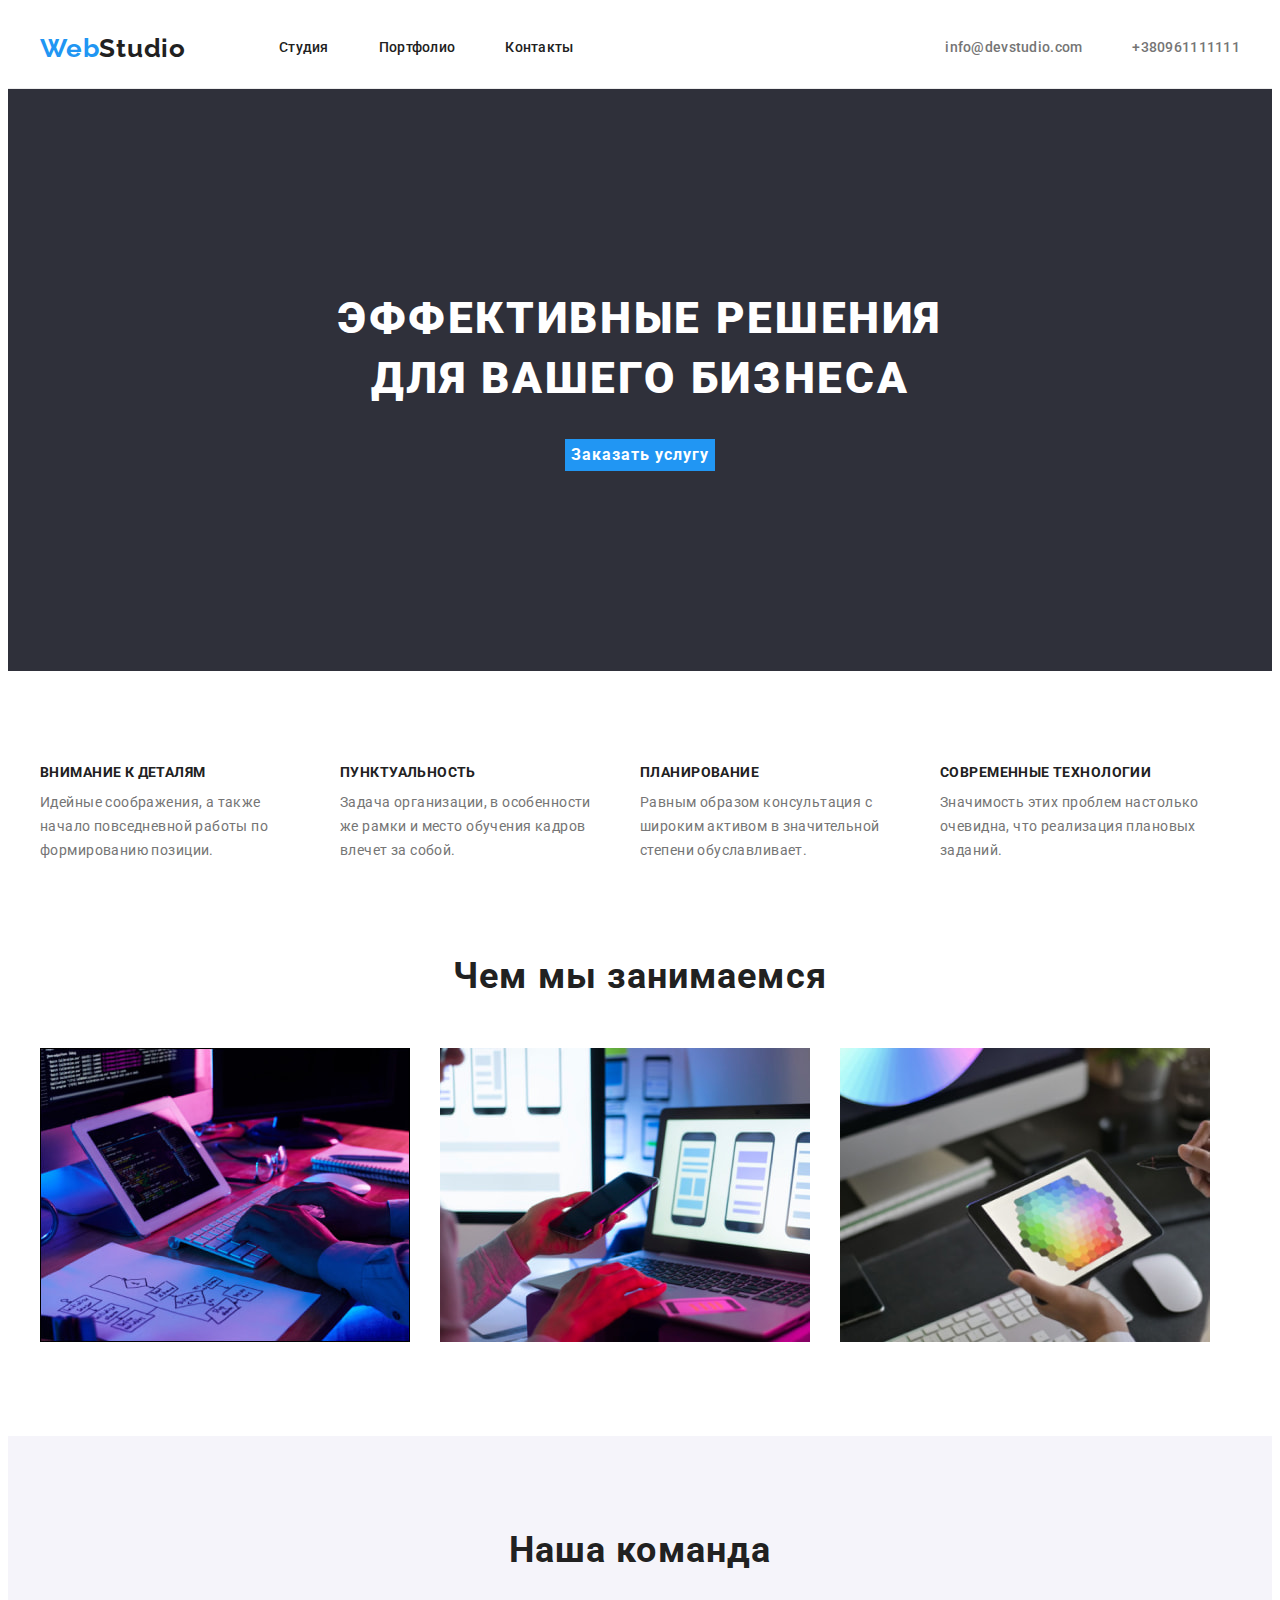
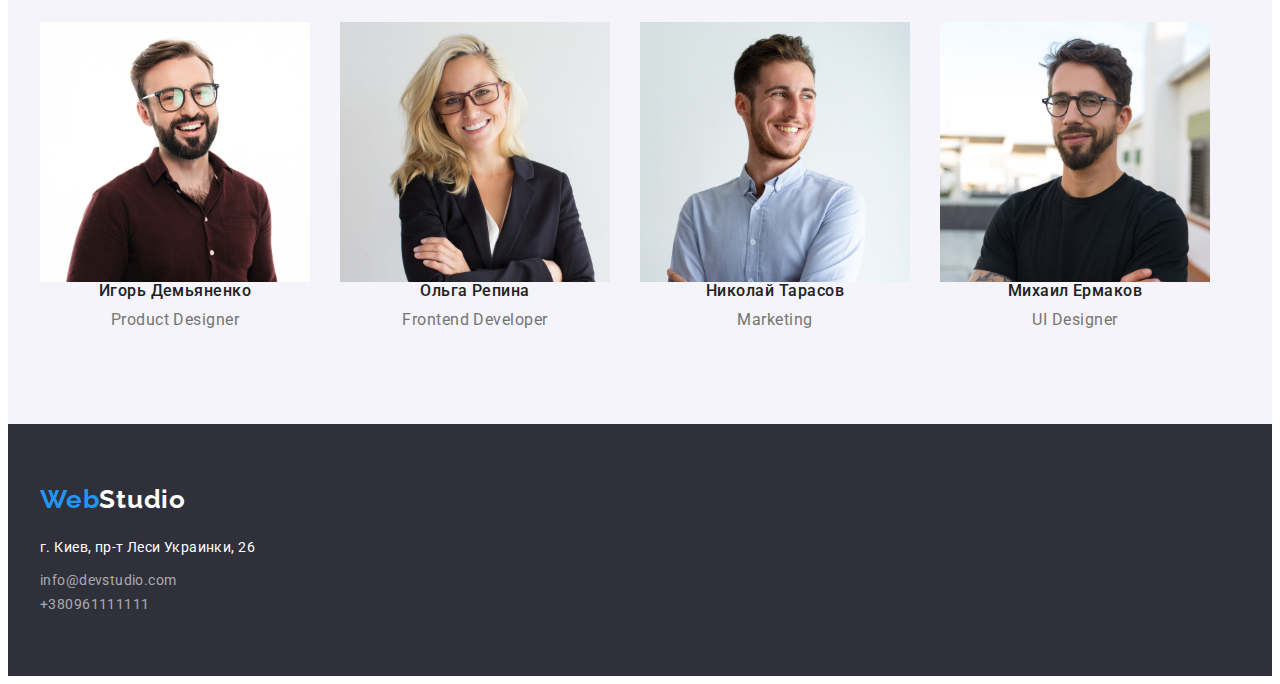
<file: index.html>
<!DOCTYPE html>
<html lang="ru">
  <head>
    <meta charset="UTF-8" />
    <meta http-equiv="X-UA-Compatible" content="IE=edge" />
    <meta name="viewport" content="width=device-width, initial-scale=1.0" />
    <title>Module 01 practice</title>

    <!-- Project fonts -->
    <link rel="preconnect" href="https://fonts.googleapis.com" />
    <link rel="preconnect" href="https://fonts.gstatic.com" crossorigin />
    <link
      href="https://fonts.googleapis.com/css2?family=Raleway:wght@700&family=Roboto:wght@400;500;700;900&display=swap"
      rel="stylesheet"
    />
    <!-- Modern-normalize -->
    <link
      rel="stylesheet"
      href="https://cdnjs.cloudflare.com/ajax/libs/modern-normalize/1.1.0/modern-normalize.min.css"
      integrity="sha512-wpPYUAdjBVSE4KJnH1VR1HeZfpl1ub8YT/NKx4PuQ5NmX2tKuGu6U/JRp5y+Y8XG2tV+wKQpNHVUX03MfMFn9Q=="
      crossorigin="anonymous"
      referrerpolicy="no-referrer"
    />
    <!-- Custom styles -->
    <link rel="stylesheet" href="./css/styles.css" />
  </head>
  <body>
    <!-- Header -->
    <header class="header">
      <div class="container header-container">
        <a class="logo" href="index.html" lang="en">
          <span class="accent-logo">Web</span>Studio
        </a>
        <nav class="navigation">
          <ul class="navigation-list">
            <li class="navigation-item">
              <a class="link navigation-link" href="#">Студия</a>
            </li>
            <li class="navigation-item">
              <a class="link navigation-link" href="portfolio.html"
                >Портфолио</a
              >
            </li>
            <li class="navigation-item">
              <a class="link navigation-link" href="#">Контакты</a>
            </li>
          </ul>
        </nav>
        <div class="header-group">
          <li class="header-item">
            <a class="link header-mail" href="mailto:info@devstudio.com"
              >info@devstudio.com</a
            >
          </li>
          <li class="header-item">
            <a class="link header-phone" href="tel:380961111111"
              >+380961111111</a
            >
          </li>
        </div>
      </div>
    </header>

    <!-- Hero -->
    <main>
      <section class="hero-section">
        <div class="container hero-container">
          <h1 class="hero-title">Эффективные решения <br> для вашего бизнеса</h1>
          <button class="hero-button" type="button">Заказать услугу</button>
        </div>
      </section>

      <!-- Особенности -->
      <section class="about">
        <div class="container about-container">
          <h2 hidden>Наши особенности</h2>
          <ul class="about-list">
            <li class="about-item">
              <h3 class="about-title">Внимание к деталям</h3>
              <p class="about-benefits">
                Идейные соображения, а также начало повседневной работы по
                формированию позиции.
              </p>
            </li>
            <li class="about-item">
              <h3 class="about-title">Пунктуальность</h3>
              <p class="about-benefits">
                Задача организации, в особенности же рамки и место обучения
                кадров влечет за собой.
              </p>
            </li>
            <li class="about-item">
              <h3 class="about-title">Планирование</h3>
              <p class="about-benefits">
                Равным образом консультация с широким активом в значительной
                степени обуславливает.
              </p>
            </li>
            <li class="about-item">
              <h3 class="about-title">Современные технологии</h3>
              <p class="about-benefits">
                Значимость этих проблем настолько очевидна, что реализация
                плановых заданий.
              </p>
            </li>
          </ul>
        </div>
      </section>

      <!-- Чем мы занимаемся -->
      <section class="lessons">
        <div class="container lessons-container">
          <h2 class="lessons-title">Чем мы занимаемся</h2>
          <ul class="lessons-list">
            <li class="lessons-item">
              <img
                class="lessons-img"
                src="./img/img1.jpg"
                alt="руки на клавиатуре печатают код, он отображается на планшете"
                width="370"
                height="294"
              />
            </li>
            <li class="lessons-item">
              <img
                class="lessons-img"
                src="./img/img2.jpg"
                alt="руки держат телефон на фоне ноутбука"
                width="370"
                height="294"
              />
            </li>
            <li class="lessons-item">
              <img
                class="lessons-img"
                src="./img/img3.jpg"
                alt="палитра цветов на экране планшета"
                width="370"
                height="294"
              />
            </li>
          </ul>
        </div>
      </section>

      <!-- Наша команда -->
      <section class="team">
        <div class="container team-container">
          <h2 class="team-title">Наша команда</h2>
          <ul class="team-list">
            <li class="team-item">
              <img
                class="team-img"
                src="./img/игорьдемьяненко.jpg"
                alt="Игорь Демьяненко"
                width="270"
                height="260"
              />
              <h3 class="team-name">Игорь Демьяненко</h3>
              <p class="team-position" lang="en">Product Designer</p>
            </li>
            <li class="team-item">
              <img
                class="team-img"
                src="./img/ольгарепина.jpg"
                alt="Ольга Репина"
                width="270"
                height="260"
              />
              <h3 class="team-name">Ольга Репина</h3>
              <p class="team-position" lang="en">Frontend Developer</p>
            </li>
            <li class="team-item">
              <img
                class="team-img"
                src="./img/николайтарасов.jpg"
                alt="Николай Тарасов"
                width="270"
                height="260"
              />
              <h3 class="team-name">Николай Тарасов</h3>
              <p class="team-position" lang="en">Marketing</p>
            </li>
            <li class="team-item">
              <img
                class="team-img"
                src="./img/михаилермаков.jpg"
                alt="Михаил Ермаков"
                width="270"
                height="260"
              />
              <h3 class="team-name">Михаил Ермаков</h3>
              <p class="team-position" lang="en">UI Designer</p>
            </li>
          </ul>
        </div>
      </section>
    </main>

    <!-- Footer -->
    <footer class="footer">
      <div class="container">
        <a class="logo-footer" href="index.html" lang="en">
          <span class="accent-logo">Web</span>Studio</a
        >
        <address class="footer-addres">г. Киев, пр-т Леси Украинки, 26</address>
        <ul class="footer-group">
          <li>
            <a class="link footer-mail" href="mailto:info@devstudio.com"
              >info@devstudio.com</a
            >
          </li>
          <li>
            <a class="link footer-phone" href="tel:380961111111"
              >+380961111111</a
            >
          </li>
        </ul>
      </div>
    </footer>
  </body>
</html>
</file>
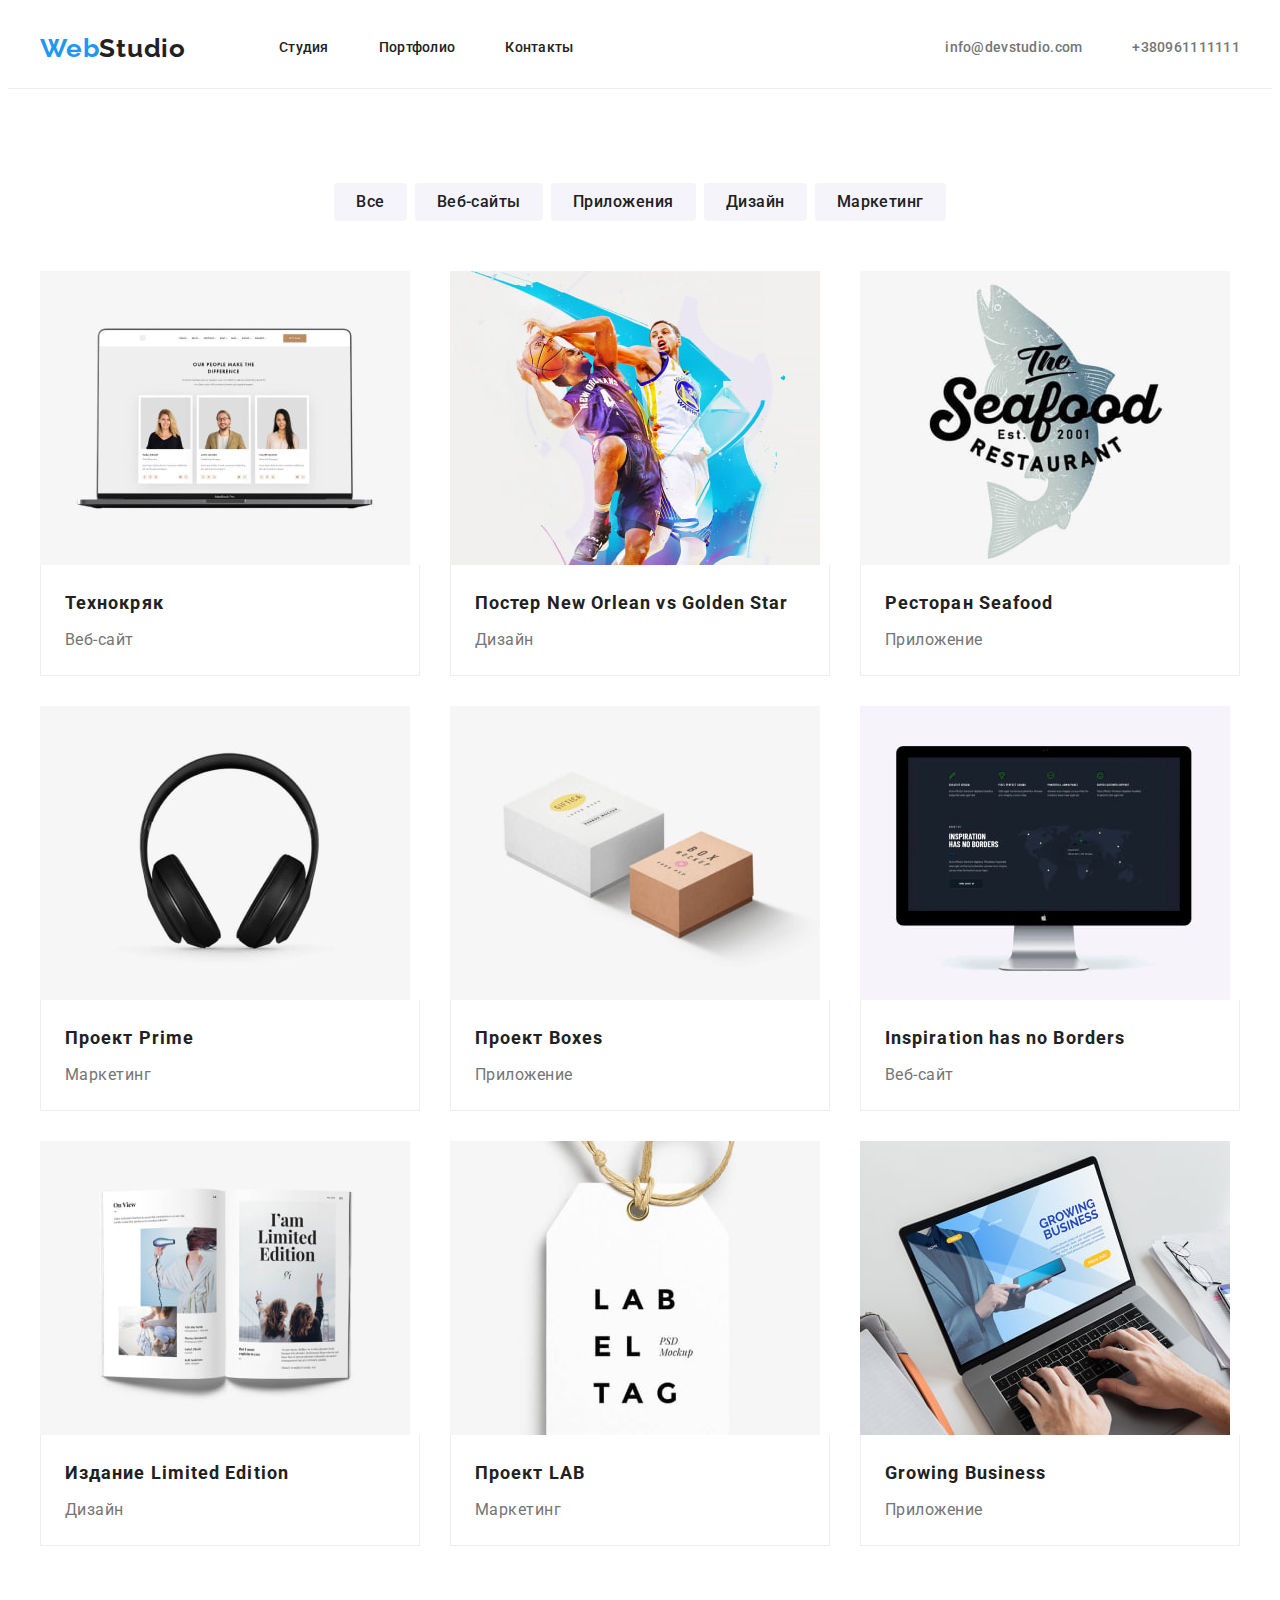
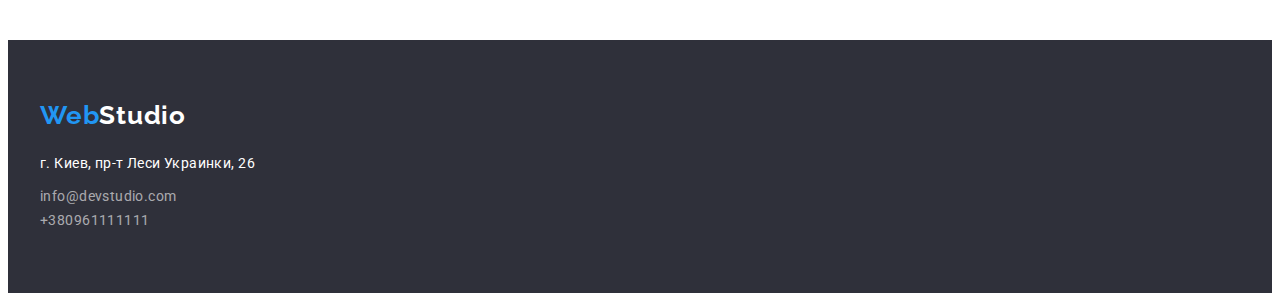
<file: portfolio.html>
<!DOCTYPE html>
<html lang="ru">
  <head>
    <meta charset="UTF-8" />
    <meta http-equiv="X-UA-Compatible" content="IE=edge" />
    <meta name="viewport" content="width=device-width, initial-scale=1.0" />
    <title>Portfolio</title>

    <!-- Project fonts -->
    <link rel="preconnect" href="https://fonts.googleapis.com" />
    <link rel="preconnect" href="https://fonts.gstatic.com" crossorigin />
    <link
      href="https://fonts.googleapis.com/css2?family=Raleway:wght@700&family=Roboto:wght@400;500;700;900&display=swap"
      rel="stylesheet"
    />
    <!-- Modern-normalize -->
    <link
      rel="stylesheet"
      href="https://cdnjs.cloudflare.com/ajax/libs/modern-normalize/1.1.0/modern-normalize.min.css"
      integrity="sha512-wpPYUAdjBVSE4KJnH1VR1HeZfpl1ub8YT/NKx4PuQ5NmX2tKuGu6U/JRp5y+Y8XG2tV+wKQpNHVUX03MfMFn9Q=="
      crossorigin="anonymous"
      referrerpolicy="no-referrer"
    />
    <!-- Custom styles -->
    <link rel="stylesheet" href="./css/styles.css" />
  </head>
  <body>
    <!-- Header -->
    <header class="header">
      <div class="container header-container">
        <a class="logo" href="index.html" lang="en">
          <span class="accent-logo">Web</span>Studio
        </a>
        <nav class="navigation">
          <ul class="navigation-list">
            <li class="navigation-item">
              <a class="link navigation-link" href="#">Студия</a>
            </li>
            <li class="navigation-item">
              <a class="link navigation-link" href="portfolio.html"
                >Портфолио</a
              >
            </li>
            <li class="navigation-item">
              <a class="link navigation-link" href="#">Контакты</a>
            </li>
          </ul>
        </nav>
        <div class="header-group">
          <li class="header-item">
            <a class="link header-mail" href="mailto:info@devstudio.com"
              >info@devstudio.com</a
            >
          </li>
          <li class="header-item">
            <a class="link header-phone" href="tel:380961111111"
              >+380961111111</a
            >
          </li>
        </div>
      </div>
    </header>

    <!-- Filters -->
    <main>
      <section class="filters">
        <div class="container filters-container">
          <h1 hidden class="filters-title">Наши проекты</h1>
          <ul class="filters-list">
            <li class="filters-item">
              <button class="button filters-button" type="button">Все</button>
            </li>
            <li class="filters-item">
              <button class="button filters-button" type="button">
                Веб-сайты
              </button>
            </li>
            <li class="filters-item">
              <button class="button filters-button" type="button">
                Приложения
              </button>
            </li>
            <li class="filters-item">
              <button class="button filters-button" type="button">
                Дизайн
              </button>
            </li>
            <li class="filters-item">
              <button class="button filters-button" type="button">
                Маркетинг
              </button>
            </li>
          </ul>

          <!-- Projects -->

          <ul class="projects-list">
            <li class="project-item">
              <img
                class="project-img"
                src="./img/img.portfolio/project1.jpg"
                alt="Экран Макбука с изображением людей в отдельных карточках"
                width="370"
                height="294"
              />
              <div class="project-text">
                <h2 class="project-name">Технокряк</h2>
                <p class="projects-position">Веб-сайт</p>
              </div>
            </li>
            <li class="project-item">
              <img
                class="project-img"
                src="./img/img.portfolio/project2.jpg"
                alt="Баскетболисты борятся за мяч"
                width="370"
                height="294"
              />
              <div class="project-text">
                <h2 class="project-name">Постер New Orlean vs Golden Star</h2>
                <p class="projects-position">Дизайн</p>
              </div>
            </li>
            <li class="project-item">
              <img
                class="project-img"
                src="./img/img.portfolio/project3.jpg"
                alt="Логотип ресторана"
                width="370"
                height="294"
              />
              <div class="project-text">
                <h2 class="project-name">Ресторан Seafood</h2>
                <p class="projects-position">Приложение</p>
              </div>
            </li>
            <li class="project-item">
              <img
                class="project-img"
                src="./img/img.portfolio/project4.jpg"
                alt="Наушники"
                width="370"
                height="294"
              />
              <div class="project-text">
                <h2 class="project-name">Проект Prime</h2>
                <p class="projects-position">Маркетинг</p>
              </div>
            </li>
            <li class="project-item">
              <img
                class="project-img"
                src="./img/img.portfolio/project5.jpg"
                alt="Две закрытые коробочки"
                width="370"
                height="294"
              />
              <div class="project-text">
                <h2 class="project-name">Проект Boxes</h2>
                <p class="projects-position">Приложение</p>
              </div>
            </li>
            <li class="project-item">
              <img
                class="project-img"
                src="./img/img.portfolio/project6.jpg"
                alt="Монитор с изображение карты мира"
                width="370"
                height="294"
              />
              <div class="project-text">
                <h2 class="project-name">Inspiration has no Borders</h2>
                <p class="projects-position">Веб-сайт</p>
              </div>
            </li>
            <li class="project-item">
              <img
                class="project-img"
                src="./img/img.portfolio/project7.jpg"
                alt="Журнал в открытом виде"
                width="370"
                height="294"
              />
              <div class="project-text">
                <h2 class="project-name">Издание Limited Edition</h2>
                <p class="projects-position">Дизайн</p>
              </div>
            </li>
            <li class="project-item">
              <img
                class="project-img"
                src="./img/img.portfolio/project8.jpg"
                alt="Бирка с надписью"
                width="370"
                height="294"
              />
              <div class="project-text">
                <h2 class="project-name">Проект LAB</h2>
                <p class="projects-position">Маркетинг</p>
              </div>
            </li>
            <li class="project-item">
              <img
                class="project-img"
                src="./img/img.portfolio/project9.jpg"
                alt="Руки на клавиатуре набирают текст"
                width="370"
                height="294"
              />
              <div class="project-text">
                <h2 class="project-name">Growing Business</h2>
                <p class="projects-position">Приложение</p>
              </div>
            </li>
          </ul>
        </div>
      </section>
    </main>

    <!-- Footer -->
    <footer class="footer">
      <div class="container">
        <a class="logo-footer" href="index.html" lang="en">
          <span class="accent-logo">Web</span>Studio</a
        >
        <address class="footer-addres">г. Киев, пр-т Леси Украинки, 26</address>
        <ul class="footer-group">
          <li>
            <a class="link footer-mail" href="mailto:info@devstudio.com"
              >info@devstudio.com</a
            >
          </li>
          <li>
            <a class="link footer-phone" href="tel:380961111111"
              >+380961111111</a
            >
          </li>
        </ul>
      </div>
    </footer>
  </body>
</html>
</file>
<file: css/styles.css>
:root {
  --main-font: Roboto, sans-serif;
  --secondary-font: Raleway, sans-sefir;

  /* --text-color */
  --accent-color: #2196f3;
  --main-text-color: #757575;
  --secondary-text-color: #212121;

  /* --background-color */
  --main-background-color: #ffffff;
  --secondary-background-color: #f5f4fa;
  --dark-background-color: #2f303a;
}

body {
  font-family: var(--main-font);
  font-size: 14px;
  line-height: 1.71;
  letter-spacing: 0.03em;

  color: var(--main-text-color);
}

h1,
h2,
h3,
h4,
h5,
h6,
p {
  margin: 0;
}

img {
  display: block;
  max-width: 100%;
  height: auto;
}

.container {
  /* outline: 2px solid red; */
  width: 1200px;
  padding-left: 15px;
  padding-right: 15px;
  margin-left: auto;
  margin-right: auto;
}

.link {
  text-decoration: none;
  color: currentColor;
}

.button {
  font-family: inherit;
  color: currentColor;
}

section {
  padding-top: 94px;
  padding-bottom: 94px;
}

.navigation-list,
.header-group,
.about-list,
.lessons-list,
.team-list,
.filters-list,
.projects-list,
.footer-group {
  list-style-type: none;
  margin: 0;
  padding: 0;
}

/*
==============================
| Header-section 
==============================
*/

.header {
  background-color: var(--main-background-color);
  border-bottom: 1px solid #ececec;
}

.header-container {
  display: flex;
  align-items: center;
}

.logo {
  margin-right: 93px;

  font-family: "Raleway";
  font-weight: 700;
  font-size: 26px;
  line-height: 1.19;
  letter-spacing: 0.03em;
  text-decoration: none;
  color: #212121;
}

.accent-logo {
  color: var(--accent-color);
}

.navigation-link {
  padding-top: 32px;
  padding-bottom: 32px;
  display: block;

  color: var(--secondary-text-color);
  font-weight: 500;
  font-size: 14px;
  line-height: 1.14;
  letter-spacing: 0.02em;
}

.navigation-link:hover,
.navigation-link:focus {
  color: var(--accent-color);
}

.navigation-list {
  display: flex;
}

/* .navigation-item {
  margin-right: 50px;
}

.navigation-item:last-child {
  margin-right: 0;
} */

.navigation-list .navigation-item + .navigation-item {
  margin-left: 50px;
}

.header-group {
  display: flex;
  margin-left: auto;
}

.header-group .header-item + .header-item {
  margin-left: 50px;
}

.header-mail,
.header-phone {
  padding-top: 32px;
  padding-bottom: 32px;
  display: block;

  font-weight: 500;
  font-size: 14px;
  line-height: 1.14;
  letter-spacing: 0.02em;
  color: var(--main-text-color);
}

.header-mail:hover,
.header-mail:focus,
.header-phone:hover,
.header-phone:focus {
  color: var(--accent-color);
}

/*
==============================
| Hero-section
==============================
*/

.hero-section {
  padding-top: 200px;
  padding-bottom: 200px;

  background-color: var(--dark-background-color);
}

.hero-container {
  text-align: center;
}

.hero-title {
  margin-bottom: 30px;

  font-weight: 900;
  font-size: 44px;
  line-height: 1.36;

  text-align: center;
  letter-spacing: 0.06em;
  text-transform: uppercase;

  color: var(--main-background-color);
}

.hero-button {
  font-family: inherit;
  font-weight: 700;
  font-size: 16px;
  line-height: 1.88;
  letter-spacing: 0.06em;
  cursor: pointer;
  border: none;
  color: var(--main-background-color);
  background-color: var(--accent-color);
}

.button {
  font-family: inherit;
  font-weight: 500;
  font-size: 16px;
  line-height: 1.62;
  text-align: center;
  letter-spacing: 0.03em;
  cursor: pointer;
  border: none;

  color: #212121;
  background-color: #f5f4fa;
}

.button:hover,
.button:focus {
  background-color: #2196f3;
}

/*
==============================
| Особенности-section
==============================
*/

/* .about {
  padding-top: 94px;
  padding-bottom: 94px;
} */

.about-list {
  display: flex;
}

.about-item {
  width: 270px;
  margin-right: 30px;
}

.about-item:last-child {
  margin-right: 0;
}

.about-title {
  margin-bottom: 10px;

  font-weight: 700;
  font-size: 14px;
  line-height: 1.14;
  letter-spacing: 0.03em;
  text-transform: uppercase;
  color: var(--secondary-text-color);
}

/*
==============================
| Чем мы занимаемся-section
==============================
*/

.lessons {
  padding-top: 0;
}

.lessons-list {
  display: flex;
}

.lessons-item {
  width: 370px;
  margin-right: 30px;
}

.lessons-item:last-child {
  margin-right: 0;
}

.lessons-title {
  margin-bottom: 50px;

  text-align: center;
  font-weight: 700;
  font-size: 36px;
  line-height: 1.16;
  letter-spacing: 0.03em;
  color: var(--secondary-text-color);
}
/*
==============================
| Наша команда-section
==============================
*/

.team {
  background-color: #f5f4fa;
}

.team-title {
  margin-bottom: 50px;
  text-align: center;

  font-weight: 700;
  font-size: 36px;
  line-height: 1.16;
  letter-spacing: 0.03em;
  color: var(--secondary-text-color);
}

.team-list {
  display: flex;
}

.team-item {
  width: 270;
  margin-right: 30px;
}

.team-item:last-child {
  margin-right: 0;
}

.team-text {
padding-top: 30px;
  padding-bottom: 30px;

}

.team-name {
  margin-bottom: 10px;
  font-weight: 500;
  font-size: 16px;
  line-height: 1.18;
  text-align: center;
  letter-spacing: 0.03em;
  color: var(--secondary-text-color);
}

.team-position {
  font-size: 16px;
  line-height: 1.18;
  text-align: center;
  letter-spacing: 0.03em;
}
/*
==============================
| Подвал-section
==============================
*/
.footer {
  padding-top: 60px;
  padding-bottom: 60px;
  background-color: #2f303a;
}

.logo-footer {
  font-family: "Raleway";
  font-style: normal;
  font-weight: 700;
  font-size: 26px;
  line-height: 1.19;
  letter-spacing: 0.03em;
  text-decoration: none;
  color: #ffffff;
}

.footer-addres {
  margin-top: 20px;
  margin-bottom: 9px;

  font-style: normal;
  font-size: 14px;
  line-height: 1.71;
  letter-spacing: 0.03em;
  color: #ffffff;
}

.footer-mail,
.footer-phone {
  display: block;

  color: rgba(255, 255, 255, 0.6);
}

.footer-item:not(:last-child) {
  margin-bottom: 9px;
}

  


/*
==============================
| Filters-section
==============================
*/

.filters {
  padding-top: 94px;
  padding-bottom: 94px;
}

/* .filters-container {
  padding-top: 34px;
} */

.filters .filters-list {
  display: flex;
  align-items: center;
  justify-content: center;
}

.filters-list {
  margin-bottom: 50px;
}

.filters .filters-item {
  margin-right: 8px;
}

.filters .filters-item:last-child {
  margin-right: 0;
}

.filters-button {
  padding: 6px 22px;
  border: none;
  border-radius: 4px;
}

/*
==============================
| Projects-section
==============================
*/

.projects {
  padding-top: 50px;
  
}

.projects-list {
  display: flex;
  flex-wrap: wrap;
}

.project-item {
  width: 370px;
  margin-right: 30px;
  margin-bottom: 30px;

  /* border: 1px solid #EEEEEE */
}

.project-item {
  width: calc((100% - 60px) / 3);
}

.project-item:nth-child(3n) {
  margin-right: 0;
}

.project-item:nth-last-child(-n + 3) {
  margin-bottom: 0;
}

.project-text {
  padding-top: 20px;
  padding-right: 24px;
  padding-bottom: 20px;
  padding-left: 24px;

  border-right: 1px solid #eeeeee;
  border-bottom: 1px solid #eeeeee;
  border-left: 1px solid #eeeeee;
}

.project-name {
  margin-bottom: 4px;
  font-weight: 700;
  font-size: 18px;
  line-height: 2;
  letter-spacing: 0.06em;
  color: var(--secondary-text-color);
}

.projects-position {
  font-size: 16px;
  line-height: 1.88;
  letter-spacing: 0.03em;
  color: var(--main-text-color);
}
</file>
